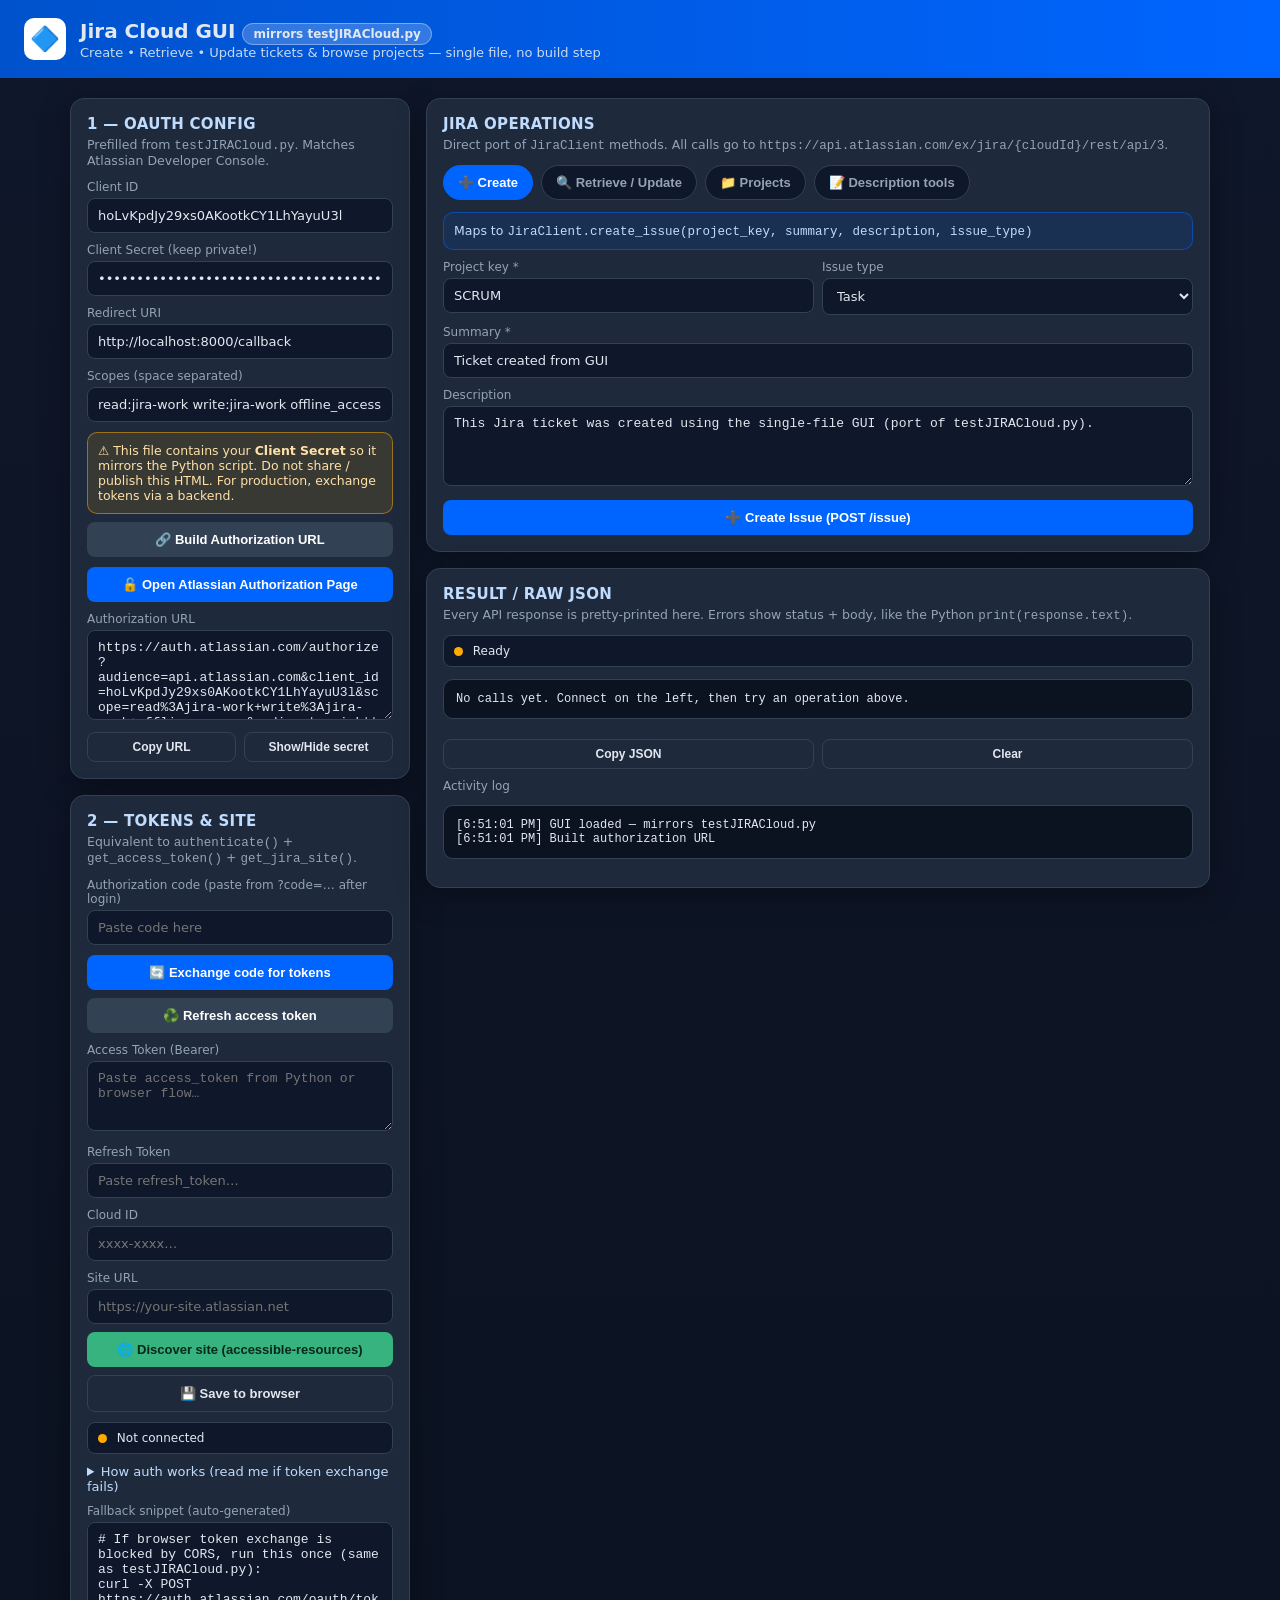
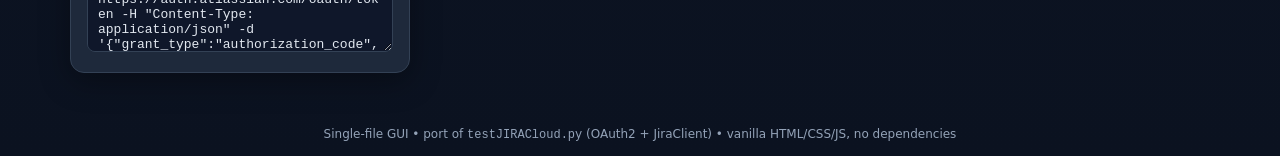
<file: for_JIRA/jira_gui.html>
<!DOCTYPE html>
<html lang="en">
<head>
<meta charset="UTF-8" />
<meta name="viewport" content="width=device-width, initial-scale=1.0" />
<title>Jira Cloud GUI — testJIRACloud.py</title>
<style>
  :root{
    --bg:#0f172a; --bg2:#1e293b; --card:#1e293b; --border:#334155;
    --accent:#0052cc; --accent2:#0065ff; --green:#36b37e; --yellow:#ffab00;
    --red:#ff5630; --text:#e2e8f0; --muted:#94a3b8; --code-bg:#0b1220;
  }
  *{box-sizing:border-box}
  body{margin:0;font-family:"Segoe UI",system-ui,-apple-system,Roboto,Arial,sans-serif;background:linear-gradient(180deg,#0f172a,#0b1220);color:var(--text);min-height:100vh}
  header{background:linear-gradient(90deg,#0052cc,#0065ff);padding:18px 24px;display:flex;align-items:center;gap:14px;flex-wrap:wrap}
  header .logo{width:42px;height:42px;background:#fff;border-radius:10px;display:flex;align-items:center;justify-content:center;font-size:24px}
  header h1{margin:0;font-size:20px}
  header p{margin:2px 0 0;opacity:.9;font-size:13px}
  .badge{background:rgba(255,255,255,.2);border:1px solid rgba(255,255,255,.35);padding:3px 10px;border-radius:999px;font-size:12px}
  main{max-width:1180px;margin:0 auto;padding:20px;display:grid;grid-template-columns:340px 1fr;gap:16px}
  @media(max-width:950px){main{grid-template-columns:1fr}}
  .card{background:var(--card);border:1px solid var(--border);border-radius:14px;padding:16px;margin-bottom:16px;box-shadow:0 8px 30px rgba(0,0,0,.35)}
  .card h2{margin:0 0 4px;font-size:15px;letter-spacing:.3px;text-transform:uppercase;color:#bfdbfe}
  .card p.desc{margin:0 0 12px;font-size:12.5px;color:var(--muted)}
  label{display:block;font-size:12px;color:var(--muted);margin:10px 0 4px}
  input[type=text],input[type=password],input[type=url],textarea,select{width:100%;background:#0f172a;border:1px solid var(--border);color:var(--text);border-radius:8px;padding:9px 10px;font-size:13px;font-family:inherit}
  textarea{resize:vertical;min-height:80px;font-family:Consolas,monospace}
  input:focus,textarea:focus,select:focus{outline:2px solid var(--accent2);border-color:var(--accent2)}
  .row{display:flex;gap:8px;flex-wrap:wrap}
  .row>*{flex:1;min-width:120px}
  button{cursor:pointer;border:0;border-radius:8px;padding:10px 12px;font-weight:600;font-size:13px;transition:.15s}
  .btn-primary{background:var(--accent2);color:#fff;width:100%;margin-top:10px}
  .btn-primary:hover{background:#388bff}
  .btn-secondary{background:#334155;color:#fff;margin-top:8px;width:100%}
  .btn-secondary:hover{background:#475569}
  .btn-green{background:var(--green);color:#06281c;width:100%;margin-top:8px}
  .btn-ghost{background:transparent;border:1px solid var(--border);color:var(--text);margin-top:8px;width:100%}
  .btn-ghost:hover{background:#0f172a}
  .btn-small{width:auto;padding:7px 10px;font-size:12px}
  .tabs{display:flex;gap:8px;flex-wrap:wrap;margin-bottom:12px}
  .tab-btn{background:#0f172a;border:1px solid var(--border);color:var(--muted);padding:9px 14px;border-radius:999px}
  .tab-btn.active{background:var(--accent2);color:#fff;border-color:var(--accent2)}
  .tab-panel{display:none}
  .tab-panel.active{display:block}
  .status{font-size:12px;padding:8px 10px;border-radius:8px;margin-top:10px;border:1px solid var(--border);background:#0f172a}
  .dot{display:inline-block;width:9px;height:9px;border-radius:50%;margin-right:6px;vertical-align:middle}
  .dot.ok{background:var(--green)} .dot.bad{background:var(--red)} .dot.idle{background:var(--yellow)}
  pre{background:var(--code-bg);border:1px solid var(--border);border-radius:10px;padding:12px;overflow:auto;font-size:12px;max-height:420px;white-space:pre-wrap;word-break:break-word}
  code{font-family:Consolas,Menlo,monospace}
  .kv{display:grid;grid-template-columns:130px 1fr;gap:6px;font-size:13px;margin-top:8px}
  .kv div:nth-child(odd){color:var(--muted)}
  .pill{display:inline-block;background:#0f172a;border:1px solid var(--border);border-radius:999px;padding:4px 10px;font-size:12px;margin:2px 4px 2px 0}
  .warn{background:rgba(255,171,0,.12);border:1px solid rgba(255,171,0,.5);color:#ffe1a8;padding:10px;border-radius:10px;font-size:12.5px;margin-top:10px}
  .info{background:rgba(0,101,255,.12);border:1px solid rgba(0,101,255,.5);color:#bfdbfe;padding:10px;border-radius:10px;font-size:12.5px;margin-top:10px}
  .issue-card{background:#0f172a;border:1px solid var(--border);border-radius:10px;padding:12px;margin-top:10px}
  details{margin-top:10px;font-size:13px}
  summary{cursor:pointer;color:#bfdbfe}
  ol,ul{font-size:13px;color:#cbd5e1}
  a{color:#7aa7ff}
  footer{text-align:center;color:var(--muted);font-size:12px;padding:18px}
</style>
</head>
<body>
<header>
  <div class="logo">🔷</div>
  <div>
    <h1>Jira Cloud GUI <span class="badge">mirrors testJIRACloud.py</span></h1>
    <p>Create • Retrieve • Update tickets &amp; browse projects — single file, no build step</p>
  </div>
</header>

<main>
  <!-- ============ LEFT: CONNECTION ============ -->
  <section>
    <div class="card">
      <h2>1 — OAuth Config</h2>
      <p class="desc">Prefilled from <code>testJIRACloud.py</code>. Matches Atlassian Developer Console.</p>
      <label>Client ID</label>
      <input type="text" id="clientId" value="hoLvKpdJy29xs0AKootkCY1LhYayuU3l" />
      <label>Client Secret (keep private!)</label>
      <input type="password" id="clientSecret" value="ATOArZpIwnDlxa4AcwQYsvk3VL3FCKw5g6QmWspPpS6mEh5LJ4rkL2-elymyKQYmVTCLF09D748C" />
      <div class="row">
        <div><label>Redirect URI</label><input type="text" id="redirectUri" value="http://localhost:8000/callback" /></div>
      </div>
      <label>Scopes (space separated)</label>
      <input type="text" id="scopes" value="read:jira-work write:jira-work offline_access" />
      <div class="warn">⚠️ This file contains your <b>Client Secret</b> so it mirrors the Python script. Do not share / publish this HTML. For production, exchange tokens via a backend.</div>
      <button class="btn-secondary" onclick="buildAuthUrl()">🔗 Build Authorization URL</button>
      <button class="btn-primary" onclick="openAuth()">🔓 Open Atlassian Authorization Page</button>
      <label>Authorization URL</label>
      <textarea id="authUrl" readonly style="min-height:90px"></textarea>
      <div class="row">
        <button class="btn-ghost btn-small" onclick="copyAuthUrl()">Copy URL</button>
        <button class="btn-ghost btn-small" onclick="toggleSecret()">Show/Hide secret</button>
      </div>
    </div>

    <div class="card">
      <h2>2 — Tokens &amp; Site</h2>
      <p class="desc">Equivalent to <code>authenticate()</code> + <code>get_access_token()</code> + <code>get_jira_site()</code>.</p>
      <label>Authorization code (paste from ?code=… after login)</label>
      <input type="text" id="authCode" placeholder="Paste code here" />
      <button class="btn-primary" onclick="exchangeCode()">🔄 Exchange code for tokens</button>
      <button class="btn-secondary" onclick="refreshToken()">♻️ Refresh access token</button>
      <label>Access Token (Bearer)</label>
      <textarea id="accessToken" placeholder="Paste access_token from Python or browser flow…" style="min-height:70px"></textarea>
      <label>Refresh Token</label>
      <input type="text" id="refreshTokenInput" placeholder="Paste refresh_token…" />
      <div class="row">
        <div><label>Cloud ID</label><input type="text" id="cloudId" placeholder="xxxx-xxxx…" /></div>
      </div>
      <label>Site URL</label>
      <input type="text" id="siteUrl" placeholder="https://your-site.atlassian.net" />
      <button class="btn-green" onclick="discoverSite()">🌐 Discover site (accessible-resources)</button>
      <button class="btn-ghost" onclick="saveLocal()">💾 Save to browser</button>
      <div id="connStatus" class="status"><span class="dot idle"></span> Not connected</div>
      <details>
        <summary>How auth works (read me if token exchange fails)</summary>
        <ol>
          <li>Click <b>Open Atlassian Authorization Page</b>, approve access.</li>
          <li>Browser lands on <code>http://localhost:8000/callback?code=…</code> — if nothing listens, it shows “unable to connect”. That is OK: copy the <code>code</code> from the address bar into the box above.</li>
          <li>Click <b>Exchange code for tokens</b>. Browsers often get blocked by CORS on <code>auth.atlassian.com/oauth/token</code>. If so, use one of the generated snippets below (Python / curl) once, then paste the tokens back here.</li>
          <li>Alternative (easiest): run <code>python testJIRACloud.py</code> once — it writes <code>jira_token.json</code>. Open that file, paste <code>access_token</code> above, click <b>Discover site</b>.</li>
        </ol>
      </details>
      <label>Fallback snippet (auto-generated)</label>
      <textarea id="fallbackSnippet" readonly style="min-height:130px"></textarea>
    </div>
  </section>

  <!-- ============ RIGHT: OPERATIONS ============ -->
  <section>
    <div class="card">
      <h2>Jira Operations</h2>
      <p class="desc">Direct port of <code>JiraClient</code> methods. All calls go to <code>https://api.atlassian.com/ex/jira/{cloudId}/rest/api/3</code>.</p>
      <div class="tabs">
        <button class="tab-btn active" onclick="showTab('tab-create',this)">➕ Create</button>
        <button class="tab-btn" onclick="showTab('tab-view',this)">🔍 Retrieve / Update</button>
        <button class="tab-btn" onclick="showTab('tab-projects',this)">📁 Projects</button>
        <button class="tab-btn" onclick="showTab('tab-desc',this)">📝 Description tools</button>
      </div>

      <!-- CREATE -->
      <div id="tab-create" class="tab-panel active">
        <div class="info">Maps to <code>JiraClient.create_issue(project_key, summary, description, issue_type)</code></div>
        <div class="row">
          <div><label>Project key *</label><input type="text" id="cProject" value="SCRUM" /></div>
          <div><label>Issue type</label>
            <select id="cType">
              <option>Task</option><option>Story</option><option>Bug</option><option>Epic</option><option>Subtask</option>
            </select>
          </div>
        </div>
        <label>Summary *</label>
        <input type="text" id="cSummary" value="Ticket created from GUI" />
        <label>Description</label>
        <textarea id="cDesc">This Jira ticket was created using the single-file GUI (port of testJIRACloud.py).</textarea>
        <button class="btn-primary" onclick="createIssue()">➕ Create Issue (POST /issue)</button>
      </div>

      <!-- VIEW / UPDATE -->
      <div id="tab-view" class="tab-panel">
        <div class="info">Maps to <code>get_issue()</code> and <code>update_issue()</code>.</div>
        <label>Issue key * (e.g. SCRUM-1)</label>
        <div class="row">
          <div style="flex:3"><input type="text" id="vKey" value="SCRUM-1" /></div>
          <div><button class="btn-secondary" style="margin-top:0" onclick="getIssue()">🔍 Retrieve (GET)</button></div>
        </div>
        <div class="row">
          <button class="btn-ghost btn-small" onclick="loadDemoIssue()">🧪 Load demo data (tests rendering, no network)</button>
        </div>
        <div id="viewStatus" class="status"><span class="dot idle"></span> No issue loaded yet</div>
        <div id="issueView"><p style="color:var(--muted);font-size:13px">Retrieved issue will appear here as a card. Raw JSON always appears in <b>Result / Raw JSON</b> below.</p></div>
        <label>New summary (leave blank to keep)</label>
        <input type="text" id="uSummary" placeholder="Updated summary…" />
        <label>New description (leave blank to keep)</label>
        <textarea id="uDesc" placeholder="Updated description…"></textarea>
        <button class="btn-primary" onclick="updateIssue()">💾 Update Issue (PUT /issue/{key})</button>
        <div class="row">
          <button class="btn-ghost" onclick="quickStamp()">🕒 Stamp description with timestamp</button>
        </div>
      </div>

      <!-- PROJECTS -->
      <div id="tab-projects" class="tab-panel">
        <div class="info">Maps to <code>get_projects()</code>, <code>get_projects_new()</code>, <code>get_permitted_projects()</code>.</div>
        <div class="row">
          <button class="btn-secondary" onclick="listProjects()">📁 List projects (GET /project)</button>
          <button class="btn-secondary" onclick="permittedProjects()">🔐 Permitted projects</button>
        </div>
        <div class="row">
          <div style="flex:3"><label>Single project key</label><input type="text" id="pSingle" value="SCRUM" /></div>
          <div style="display:flex;align-items:flex-end"><button class="btn-ghost" style="margin-top:0" onclick="getSingleProject()">Get project</button></div>
        </div>
        <div id="projectList"></div>
      </div>

      <!-- DESCRIPTION -->
      <div id="tab-desc" class="tab-panel">
        <div class="info">Maps to <code>get_description()</code>, <code>update_description()</code>, <code>adf_to_text()</code>.</div>
        <label>Issue key</label>
        <input type="text" id="dKey" value="SCRUM-1" />
        <div class="row">
          <button class="btn-secondary" onclick="getDescription()">📖 Get description (ADF + text)</button>
        </div>
        <label>Plain-text description to set</label>
        <textarea id="dText" placeholder="New plain text description…"></textarea>
        <button class="btn-primary" onclick="setDescription()">✏️ Set description (PUT)</button>
        <div class="row">
          <div>
            <label>Paste ADF JSON to convert → text</label>
            <textarea id="adfIn" placeholder='{"type":"doc",...}'></textarea>
            <button class="btn-ghost" onclick="convertAdf()">Convert ADF → text</button>
          </div>
          <div>
            <label>Plain text to convert → ADF</label>
            <textarea id="textIn" placeholder="Hello world"></textarea>
            <button class="btn-ghost" onclick="convertText()">Convert text → ADF</button>
          </div>
        </div>
        <div id="descOut"></div>
      </div>
    </div>

    <div class="card">
      <h2>Result / Raw JSON</h2>
      <p class="desc">Every API response is pretty-printed here. Errors show status + body, like the Python <code>print(response.text)</code>.</p>
      <div id="resultMeta" class="status"><span class="dot idle"></span> Ready</div>
      <pre id="output">No calls yet. Connect on the left, then try an operation above.</pre>
      <div class="row">
        <button class="btn-ghost btn-small" onclick="copyOutput()">Copy JSON</button>
        <button class="btn-ghost btn-small" onclick="clearOutput()">Clear</button>
      </div>
      <label>Activity log</label>
      <pre id="log" style="max-height:160px"></pre>
    </div>
  </section>
</main>

<footer>Single-file GUI • port of <code>testJIRACloud.py</code> (OAuth2 + JiraClient) • vanilla HTML/CSS/JS, no dependencies</footer>

<script>
const $ = id => document.getElementById(id);
const AUTH_URL = "https://auth.atlassian.com/authorize";
const TOKEN_URL = "https://auth.atlassian.com/oauth/token";
const RESOURCES_URL = "https://api.atlassian.com/oauth/token/accessible-resources";

/* ---------- tabs ---------- */
function showTab(id, btn){
  document.querySelectorAll('.tab-panel').forEach(p=>p.classList.remove('active'));
  document.querySelectorAll('.tab-btn').forEach(b=>b.classList.remove('active'));
  $(id).classList.add('active'); btn.classList.add('active');
}

/* ---------- logging / output ---------- */
function log(msg){
  const t = new Date().toLocaleTimeString();
  $('log').textContent = `[${t}] ${msg}\n` + $('log').textContent;
}
function showResult(meta, obj){
  $('resultMeta').innerHTML = meta;
  $('output').textContent = typeof obj === 'string' ? obj : JSON.stringify(obj, null, 2);
}
function copyOutput(){ navigator.clipboard.writeText($('output').textContent).then(()=>log('Output copied')); }
function clearOutput(){ $('output').textContent=''; $('resultMeta').innerHTML='<span class="dot idle"></span> Cleared'; }
function setConn(ok, msg){
  $('connStatus').innerHTML = `<span class="dot ${ok?'ok':'bad'}"></span> ${msg}`;
}

/* ---------- persistence ---------- */
function saveLocal(){
  const data = {clientId:$('clientId').value, clientSecret:$('clientSecret').value,
    redirectUri:$('redirectUri').value, scopes:$('scopes').value,
    accessToken:$('accessToken').value, refresh:$('refreshTokenInput').value,
    cloudId:$('cloudId').value, siteUrl:$('siteUrl').value};
  localStorage.setItem('jiraGui', JSON.stringify(data));
  log('Saved config to localStorage'); alert('Saved to browser localStorage.');
}
(function loadLocal(){
  try{
    const d = JSON.parse(localStorage.getItem('jiraGui')||'null');
    if(!d) return;
    for(const [k,v] of Object.entries({clientId:d.clientId,clientSecret:d.clientSecret,redirectUri:d.redirectUri,scopes:d.scopes,accessToken:d.accessToken,refreshTokenInput:d.refresh,cloudId:d.cloudId,siteUrl:d.siteUrl})){
      if(v) $(k).value = v;
    }
    log('Loaded saved config');
  }catch(e){}
})();

/* ---------- OAuth ---------- */
function buildAuthUrl(){
  const params = new URLSearchParams({
    audience:'api.atlassian.com',
    client_id:$('clientId').value.trim(),
    scope:$('scopes').value.trim().split(/\s+/).join(' '),
    redirect_uri:$('redirectUri').value.trim(),
    state: [...crypto.getRandomValues(new Uint8Array(16))].map(b=>b.toString(16).padStart(2,'0')).join(''),
    response_type:'code', prompt:'consent'
  });
  const url = AUTH_URL + '?' + params.toString();
  $('authUrl').value = url;
  updateFallback();
  log('Built authorization URL');
  return url;
}
function openAuth(){
  const url = buildAuthUrl();
  window.open(url, '_blank');
  log('Opened Atlassian authorization page');
}
function copyAuthUrl(){ navigator.clipboard.writeText($('authUrl').value).then(()=>log('Auth URL copied')); }
function toggleSecret(){
  const el = $('clientSecret');
  el.type = el.type === 'password' ? 'text' : 'password';
}
function updateFallback(){
  const code = $('authCode').value.trim() || 'PASTE_CODE_HERE';
  $('fallbackSnippet').value =
`# If browser token exchange is blocked by CORS, run this once (same as testJIRACloud.py):
curl -X POST ${TOKEN_URL} -H "Content-Type: application/json" -d '${JSON.stringify({grant_type:"authorization_code",client_id:$('clientId').value.trim(),client_secret:"***",code,redirect_uri:$('redirectUri').value.trim()})}'

# --- OR python ---
# import requests
# r = requests.post("${TOKEN_URL}", json={"grant_type":"authorization_code","client_id":"${$('clientId').value.trim()}","client_secret":"<secret>","code":"${code}","redirect_uri":"${$('redirectUri').value.trim()}"})
# print(r.json())`;
}
$('authCode').addEventListener('input', updateFallback);
updateFallback();

async function exchangeCode(){
  const code = $('authCode').value.trim();
  if(!code){ alert('Paste the authorization code first.'); return; }
  const body = {grant_type:'authorization_code', client_id:$('clientId').value.trim(),
    client_secret:$('clientSecret').value.trim(), code, redirect_uri:$('redirectUri').value.trim()};
  log('Exchanging code for tokens…');
  try{
    const r = await fetch(TOKEN_URL, {method:'POST', headers:{'Content-Type':'application/json'}, body:JSON.stringify(body)});
    const data = await r.json();
    if(!r.ok){ showResult(`<span class="dot bad"></span> Token exchange failed — HTTP ${r.status}`, data); log('Exchange failed: '+r.status); return; }
    $('accessToken').value = data.access_token || '';
    if(data.refresh_token) $('refreshTokenInput').value = data.refresh_token;
    showResult(`<span class="dot ok"></span> Token exchange OK — paste Cloud ID or Discover site`, data);
    log('Access token obtained'); setConn(true,'Token received — discover site next');
    saveLocalSilent();
  }catch(e){
    showResult(`<span class="dot bad"></span> Fetch blocked (likely CORS on auth.atlassian.com)`, {error:String(e), hint:'Use the fallback snippet below the token panel: run the curl/python once, paste tokens above.'});
    log('Exchange fetch failed (CORS?): '+e);
  }
}
async function refreshToken(){
  const rt = $('refreshTokenInput').value.trim();
  if(!rt){ alert('No refresh token saved.'); return; }
  const body = {grant_type:'refresh_token', client_id:$('clientId').value.trim(),
    client_secret:$('clientSecret').value.trim(), refresh_token:rt};
  log('Refreshing access token…');
  try{
    const r = await fetch(TOKEN_URL, {method:'POST', headers:{'Content-Type':'application/json'}, body:JSON.stringify(body)});
    const data = await r.json();
    if(!r.ok){ showResult(`<span class="dot bad"></span> Refresh failed — HTTP ${r.status}`, data); return; }
    $('accessToken').value = data.access_token || $('accessToken').value;
    if(data.refresh_token) $('refreshTokenInput').value = data.refresh_token;
    showResult(`<span class="dot ok"></span> Token refreshed`, data);
    log('Token refreshed'); saveLocalSilent();
  }catch(e){ showResult(`<span class="dot bad"></span> Refresh blocked (CORS?)`, {error:String(e)}); }
}
function saveLocalSilent(){
  try{
    const data = {clientId:$('clientId').value, clientSecret:$('clientSecret').value,
      redirectUri:$('redirectUri').value, scopes:$('scopes').value,
      accessToken:$('accessToken').value, refresh:$('refreshTokenInput').value,
      cloudId:$('cloudId').value, siteUrl:$('siteUrl').value};
    localStorage.setItem('jiraGui', JSON.stringify(data));
  }catch(e){}
}

/* ---------- generic Jira call (JiraClient equivalent) ---------- */
function baseUrl(){
  const cid = $('cloudId').value.trim();
  if(!cid) throw new Error('Cloud ID is empty — click "Discover site" first.');
  return `https://api.atlassian.com/ex/jira/${cid}/rest/api/3`;
}
function authHeaders(){
  const t = $('accessToken').value.trim();
  if(!t) throw new Error('Access token is empty — authenticate first.');
  return {Authorization:'Bearer '+t, Accept:'application/json', 'Content-Type':'application/json'};
}
async function jiraFetch(path, method='GET', body=null, query=''){
  const res = await fetch(baseUrl()+path+query, {method, headers:authHeaders(), body: body?JSON.stringify(body):undefined});
  const text = await res.text();
  let data; try{ data = text?JSON.parse(text):null; }catch{ data = text; }
  return {status:res.status, ok:res.ok, data};
}

/* ---------- site discovery ---------- */
async function discoverSite(){
  const t = $('accessToken').value.trim();
  if(!t){ alert('Paste an access token first.'); return; }
  log('Fetching accessible-resources…');
  try{
    const r = await fetch(RESOURCES_URL, {headers:{Authorization:'Bearer '+t, Accept:'application/json'}});
    const data = await r.json();
    if(!r.ok){ showResult(`<span class="dot bad"></span> Site lookup failed — HTTP ${r.status}`, data); return; }
    showResult(`<span class="dot ok"></span> Accessible resources (${data.length})`, data);
    const site = data.find(x=>(x.scopes||[]).some(s=>s.startsWith('read:jira')||s.startsWith('write:jira'))) || data[0];
    if(site){ $('cloudId').value = site.id; $('siteUrl').value = site.url;
      setConn(true, `Connected: ${site.name} (${site.url})`); log('Site: '+site.name); saveLocalSilent(); }
  }catch(e){ showResult(`<span class="dot bad"></span> Site lookup failed`, {error:String(e)}); }
}

/* ---------- ADF helpers (port of adf_to_text + textToADF) ---------- */
function textToADF(text){
  return {type:'doc', version:1, content:[{type:'paragraph', content:[{type:'text', text:String(text||'') }]}]};
}
function adfToText(adf){
  if(!adf) return '';
  const out=[];
  (function walk(node){
    if(!node) return;
    if(Array.isArray(node)){ node.forEach(walk); return; }
    if(typeof node!=='object') return;
    if(node.type==='text') out.push(node.text||'');
    (node.content||[]).forEach(walk);
    if(['paragraph','heading','blockquote','bulletList','orderedList','listItem','codeBlock'].includes(node.type)) out.push('\n');
    if(node.type==='hardBreak') out.push('\n');
  })(adf);
  return out.join('').trim();
}

/* ---------- create / get / update ---------- */
async function createIssue(){
  const project = $('cProject').value.trim(), summary = $('cSummary').value.trim(),
        desc = $('cDesc').value, type = $('cType').value;
  if(!project || !summary){ alert('Project key and summary are required.'); return; }
  const payload = {fields:{project:{key:project}, summary, issuetype:{name:type}, description:textToADF(desc)}};
  log(`Creating issue in ${project}…`);
  try{
    const {status, ok, data} = await jiraFetch('/issue','POST',payload);
    showResult(ok?`<span class="dot ok"></span> Created — HTTP ${status} (key: ${data.key||'?'})`:`<span class="dot bad"></span> Create failed — HTTP ${status}`, data);
    if(ok){ $('vKey').value = data.key; $('dKey').value = data.key; log('Created '+data.key); }
  }catch(e){ showResult(`<span class="dot bad"></span> ${e.message}`, {}); }
}
async function getIssue(){
  const key = $('vKey').value.trim();
  if(!key){ alert('Enter an issue key.'); return; }
  $('viewStatus').innerHTML = `<span class="dot idle"></span> Retrieving ${escapeHtml(key)}…`;
  log('Retrieving '+key+'…');
  try{
    const {status, ok, data} = await jiraFetch('/issue/'+encodeURIComponent(key));
    showResult(ok?`<span class="dot ok"></span> Retrieved ${key} — HTTP ${status}`:`<span class="dot bad"></span> Retrieve failed — HTTP ${status}`, data);
    if(ok){
      renderIssueCard(data);
      $('viewStatus').innerHTML = `<span class="dot ok"></span> Loaded ${escapeHtml(data.key||key)} — HTTP ${status}`;
    } else {
      // FAILURE WAS PREVIOUSLY INVISIBLE — now render it inline so the tab never looks "empty"
      const detail = typeof data === 'object' ? JSON.stringify(data) : String(data);
      $('viewStatus').innerHTML = `<span class="dot bad"></span> Retrieve failed — HTTP ${status}. See message below & Raw JSON.`;
      $('issueView').innerHTML = `<div class="issue-card" style="border-color:var(--red)">
        <b style="color:#ff8a7a">❌ Could not retrieve ${escapeHtml(key)} (HTTP ${status})</b>
        <div class="kv"><div>Hint</div><div>${hintForStatus(status)}</div>
        <div>Body</div><div><code>${escapeHtml(detail||'(empty)').slice(0,800)}</code></div></div>
      </div>`;
    }
  }catch(e){
    // e.g. missing token/cloudId, CORS "Failed to fetch", expired token
    const msg = e.message || String(e);
    showResult(`<span class="dot bad"></span> ${escapeHtml(msg)}`, {error:msg});
    $('viewStatus').innerHTML = `<span class="dot bad"></span> ${escapeHtml(msg)}`;
    $('issueView').innerHTML = `<div class="issue-card" style="border-color:var(--red)">
      <b style="color:#ff8a7a">❌ ${escapeHtml(msg)}</b>
      <div style="font-size:12.5px;color:var(--muted);margin-top:6px">${hintForError(msg)}</div>
    </div>`;
    log('Retrieve error: '+msg);
  }
}
/* Shared renderer — also used by demo button, so rendering can be tested without network */
function renderIssueCard(data){
  const f = data.fields||{};
  const statusName = (f.status||{}).name || '?';
  const descText = adfToText(f.description) || '(empty)';
  $('issueView').innerHTML = `<div class="issue-card">
    <div><span class="pill">🔑 ${escapeHtml(data.key||'')}</span><span class="pill">📌 ${escapeHtml(statusName)}</span><span class="pill">📁 ${escapeHtml((f.project||{}).key||'')}</span><span class="pill">🏷️ ${escapeHtml((f.issuetype||{}).name||'')}</span></div>
    <div class="kv">
      <div>Summary</div><div><b>${escapeHtml(f.summary||'')}</b></div>
      <div>Status</div><div>${escapeHtml(statusName)}</div>
      <div>Description</div><div>${escapeHtml(descText)}</div>
      <div>Assignee</div><div>${escapeHtml((f.assignee||{}).displayName||'Unassigned')}</div>
      <div>Priority</div><div>${escapeHtml((f.priority||{}).name||'—')}</div>
    </div>
  </div>`;
  if(f.summary) $('uSummary').value = f.summary;
  const t = adfToText(f.description); if(t) $('uDesc').value = t;
  log('Rendered issue card for '+(data.key||'?'));
}
/* Demo data — proves the retrieve UI works even with no token/network */
function loadDemoIssue(){
  const demo = {key: $('vKey').value.trim()||'SCRUM-1',
    fields:{summary:'Demo: login button broken', status:{name:'To Do'},
      project:{key:'SCRUM'}, issuetype:{name:'Bug'},
      assignee:{displayName:'Jane Doe'}, priority:{name:'High'},
      description:{type:'doc',version:1,content:[{type:'paragraph',content:[{type:'text',text:'Steps: open app, click login, see error 500.'}]}]}}};
  renderIssueCard(demo);
  $('viewStatus').innerHTML = `<span class="dot ok"></span> Demo data loaded (no network call made)`;
  showResult(`<span class="dot ok"></span> Demo issue (no network)`, demo);
}
function hintForStatus(status){
  if(status===401) return '401 Unauthorized — access token expired or invalid. Click ♻️ Refresh, or re-run testJIRACloud.py and paste the new token.';
  if(status===403) return '403 Forbidden — token lacks scope or you lack BROWSE permission. Check scopes + project permissions tab.';
  if(status===404) return '404 Not found — wrong issue key, wrong Cloud ID, or issue deleted. Verify key (e.g. SCRUM-1) and Discover site again.';
  return 'Check Raw JSON below for the exact Jira error message.';
}
function hintForError(msg){
  if(/Cloud ID/i.test(msg)) return 'Click 🌐 <b>Discover site</b> on the left first — Cloud ID is required to build the API URL.';
  if(/Access token/i.test(msg)) return 'Paste an access token on the left (from <code>jira_token.json</code> or the OAuth flow) and save.';
  if(/Failed to fetch|CORS|NetworkError/i.test(msg)) return 'Browser blocked the request (CORS/offline). Check internet, disable ad-block for this page, or run the call from Python and compare.';
  return 'See <b>Result / Raw JSON</b> below and Activity log for details.';
}
async function updateIssue(){
  const key = $('vKey').value.trim();
  const summary = $('uSummary').value.trim(), desc = $('uDesc').value;
  if(!key){ alert('Enter an issue key.'); return; }
  const fields = {};
  if(summary) fields.summary = summary;
  if(desc) fields.description = textToADF(desc);
  if(!Object.keys(fields).length){ alert('Nothing to update — fill summary or description.'); return; }
  log('Updating '+key+'…');
  $('viewStatus').innerHTML = `<span class="dot idle"></span> Updating ${escapeHtml(key)}…`;
  try{
    const {status, ok, data} = await jiraFetch('/issue/'+encodeURIComponent(key),'PUT',{fields});
    showResult(ok?`<span class="dot ok"></span> Updated ${key} — HTTP ${status}`:`<span class="dot bad"></span> Update failed — HTTP ${status}`, data||{success:ok});
    if(ok){ $('viewStatus').innerHTML = `<span class="dot ok"></span> Updated ${escapeHtml(key)} — re-loading…`; log('Updated '+key); getIssue(); }
    else { $('viewStatus').innerHTML = `<span class="dot bad"></span> Update failed — HTTP ${status}. ${escapeHtml(hintForStatus(status))}`; }
  }catch(e){ $('viewStatus').innerHTML = `<span class="dot bad"></span> ${escapeHtml(e.message||String(e))}`; showResult(`<span class="dot bad"></span> ${escapeHtml(e.message||String(e))}`, {}); }
}
async function quickStamp(){
  const key = $('vKey').value.trim(); if(!key){ alert('Enter an issue key first.'); return; }
  const ts = new Date().toISOString().replace(/[-:T.]/g,'').slice(0,14);
  $('uDesc').value = `This is the ${ts} update.`;
  updateIssue();
}

/* ---------- projects ---------- */
async function listProjects(){
  log('Listing projects…');
  try{
    const {status, ok, data} = await jiraFetch('/project','GET',null,'?startAt=0&maxResults=100');
    showResult(ok?`<span class="dot ok"></span> Projects (${Array.isArray(data)?data.length:'?'}) — HTTP ${status}`:`<span class="dot bad"></span> Failed — HTTP ${status}`, data);
    if(ok) $('projectList').innerHTML = data.map(p=>`<span class="pill" title="${escapeHtml(p.name)}"><b>${escapeHtml(p.key)}</b> — ${escapeHtml(p.name)}</span>`).join('');
  }catch(e){ showResult(`<span class="dot bad"></span> ${e.message}`, {}); }
}
async function getSingleProject(){
  const k = $('pSingle').value.trim(); if(!k){ alert('Enter a project key.'); return; }
  log('Fetching project '+k+'…');
  try{
    const {status, ok, data} = await jiraFetch('/project/'+encodeURIComponent(k));
    showResult(ok?`<span class="dot ok"></span> Project ${k} — HTTP ${status}`:`<span class="dot bad"></span> Failed — HTTP ${status}`, data);
  }catch(e){ showResult(`<span class="dot bad"></span> ${e.message}`, {}); }
}
async function permittedProjects(){
  log('Checking permitted projects…');
  try{
    const {status, ok, data} = await jiraFetch('/permissions/project','POST',{permissions:['BROWSE_PROJECTS','CREATE_ISSUES']});
    showResult(ok?`<span class="dot ok"></span> Permitted projects — HTTP ${status}`:`<span class="dot bad"></span> Failed — HTTP ${status}`, data);
    if(ok && data.projects) $('projectList').innerHTML = data.projects.map(p=>`<span class="pill">ID=${escapeHtml(p.id)} | KEY=${escapeHtml(p.key)}</span>`).join('');
  }catch(e){ showResult(`<span class="dot bad"></span> ${e.message}`, {}); }
}

/* ---------- description tools ---------- */
async function getDescription(){
  const key = $('dKey').value.trim(); if(!key){ alert('Enter an issue key.'); return; }
  log('Getting description for '+key+'…');
  try{
    const {status, ok, data} = await jiraFetch('/issue/'+encodeURIComponent(key),'GET',null,'?fields=description');
    if(!ok){ showResult(`<span class="dot bad"></span> Failed — HTTP ${status}`, data); return; }
    const adf = data.fields.description;
    const text = adfToText(adf);
    $('dText').value = text;
    $('descOut').innerHTML = `<div class="issue-card"><b>Plain text:</b><br>${escapeHtml(text)||'(empty)'}</div>`;
    showResult(`<span class="dot ok"></span> Description for ${key} — HTTP ${status}`, adf);
  }catch(e){ showResult(`<span class="dot bad"></span> ${e.message}`, {}); }
}
async function setDescription(){
  const key = $('dKey').value.trim(), text = $('dText').value;
  if(!key){ alert('Enter an issue key.'); return; }
  log('Setting description for '+key+'…');
  try{
    const {status, ok, data} = await jiraFetch('/issue/'+encodeURIComponent(key),'PUT',{fields:{description:textToADF(text)}});
    showResult(ok?`<span class="dot ok"></span> Description updated — HTTP ${status}`:`<span class="dot bad"></span> Failed — HTTP ${status}`, data||{success:ok});
  }catch(e){ showResult(`<span class="dot bad"></span> ${e.message}`, {}); }
}
function convertAdf(){
  try{ const adf = JSON.parse($('adfIn').value); $('descOut').innerHTML = `<div class="issue-card">${escapeHtml(adfToText(adf))}</div>`; log('ADF → text converted'); }
  catch(e){ alert('Invalid ADF JSON: '+e.message); }
}
function convertText(){
  const adf = textToADF($('textIn').value);
  showResult(`<span class="dot ok"></span> Text → ADF`, adf);
}
function escapeHtml(s){ return String(s).replace(/[&<>"']/g, c=>({'&':'&amp;','<':'&lt;','>':'&gt;','"':'&quot;',"'":'&#39;'}[c])); }

buildAuthUrl();
log('GUI loaded — mirrors testJIRACloud.py');
</script>
</body>
</html>
</file>
